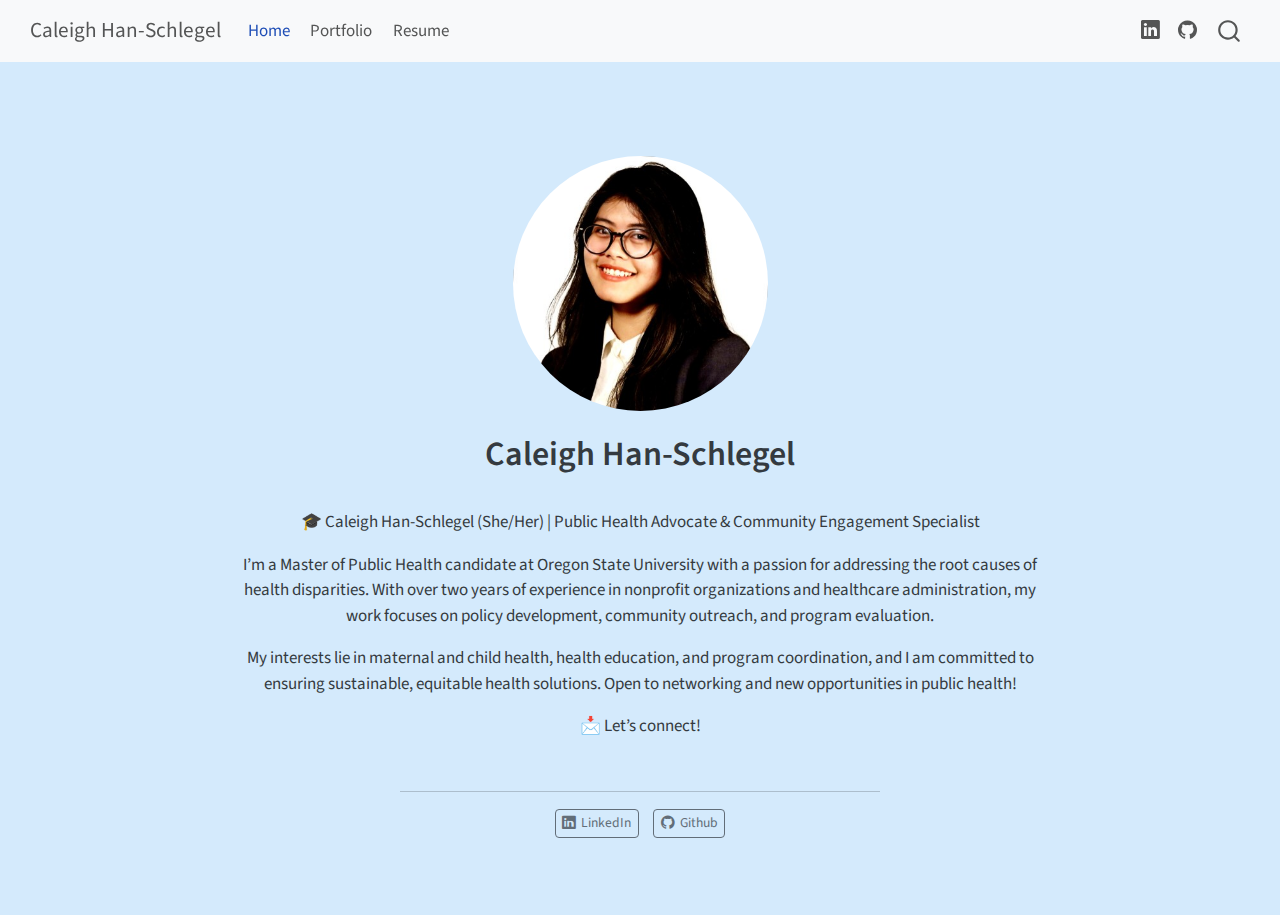
<file: docs/index.html>
<!DOCTYPE html>
<html xmlns="http://www.w3.org/1999/xhtml" lang="en" xml:lang="en"><head>

<meta charset="utf-8">
<meta name="generator" content="quarto-1.6.42">

<meta name="viewport" content="width=device-width, initial-scale=1.0, user-scalable=yes">


<title>Caleigh Han-Schlegel</title>
<style>
code{white-space: pre-wrap;}
span.smallcaps{font-variant: small-caps;}
div.columns{display: flex; gap: min(4vw, 1.5em);}
div.column{flex: auto; overflow-x: auto;}
div.hanging-indent{margin-left: 1.5em; text-indent: -1.5em;}
ul.task-list{list-style: none;}
ul.task-list li input[type="checkbox"] {
  width: 0.8em;
  margin: 0 0.8em 0.2em -1em; /* quarto-specific, see https://github.com/quarto-dev/quarto-cli/issues/4556 */ 
  vertical-align: middle;
}
</style>


<script src="site_libs/quarto-nav/quarto-nav.js"></script>
<script src="site_libs/quarto-nav/headroom.min.js"></script>
<script src="site_libs/clipboard/clipboard.min.js"></script>
<script src="site_libs/quarto-search/autocomplete.umd.js"></script>
<script src="site_libs/quarto-search/fuse.min.js"></script>
<script src="site_libs/quarto-search/quarto-search.js"></script>
<meta name="quarto:offset" content="./">
<script src="site_libs/quarto-html/quarto.js"></script>
<script src="site_libs/quarto-html/popper.min.js"></script>
<script src="site_libs/quarto-html/tippy.umd.min.js"></script>
<link href="site_libs/quarto-html/tippy.css" rel="stylesheet">
<link href="site_libs/quarto-html/quarto-syntax-highlighting-2f5df379a58b258e96c21c0638c20c03.css" rel="stylesheet" id="quarto-text-highlighting-styles">
<script src="site_libs/bootstrap/bootstrap.min.js"></script>
<link href="site_libs/bootstrap/bootstrap-icons.css" rel="stylesheet">
<link href="site_libs/bootstrap/bootstrap-6bd9cfa162949bde0a231f530c97869d.min.css" rel="stylesheet" append-hash="true" id="quarto-bootstrap" data-mode="light">
<script id="quarto-search-options" type="application/json">{
  "location": "navbar",
  "copy-button": false,
  "collapse-after": 3,
  "panel-placement": "end",
  "type": "overlay",
  "limit": 50,
  "keyboard-shortcut": [
    "f",
    "/",
    "s"
  ],
  "show-item-context": false,
  "language": {
    "search-no-results-text": "No results",
    "search-matching-documents-text": "matching documents",
    "search-copy-link-title": "Copy link to search",
    "search-hide-matches-text": "Hide additional matches",
    "search-more-match-text": "more match in this document",
    "search-more-matches-text": "more matches in this document",
    "search-clear-button-title": "Clear",
    "search-text-placeholder": "",
    "search-detached-cancel-button-title": "Cancel",
    "search-submit-button-title": "Submit",
    "search-label": "Search"
  }
}</script>


<link rel="stylesheet" href="styles.css">
</head>

<body class="nav-fixed fullcontent">

<div id="quarto-search-results"></div>
  <header id="quarto-header" class="headroom fixed-top">
    <nav class="navbar navbar-expand-lg " data-bs-theme="dark">
      <div class="navbar-container container-fluid">
      <div class="navbar-brand-container mx-auto">
    <a class="navbar-brand" href="./index.html">
    <span class="navbar-title">Caleigh Han-Schlegel</span>
    </a>
  </div>
            <div id="quarto-search" class="" title="Search"></div>
          <button class="navbar-toggler" type="button" data-bs-toggle="collapse" data-bs-target="#navbarCollapse" aria-controls="navbarCollapse" role="menu" aria-expanded="false" aria-label="Toggle navigation" onclick="if (window.quartoToggleHeadroom) { window.quartoToggleHeadroom(); }">
  <span class="navbar-toggler-icon"></span>
</button>
          <div class="collapse navbar-collapse" id="navbarCollapse">
            <ul class="navbar-nav navbar-nav-scroll me-auto">
  <li class="nav-item">
    <a class="nav-link active" href="./index.html" aria-current="page"> 
<span class="menu-text">Home</span></a>
  </li>  
  <li class="nav-item">
    <a class="nav-link" href="./portfolio.html"> 
<span class="menu-text">Portfolio</span></a>
  </li>  
  <li class="nav-item">
    <a class="nav-link" href="./resume.html"> 
<span class="menu-text">Resume</span></a>
  </li>  
</ul>
            <ul class="navbar-nav navbar-nav-scroll ms-auto">
  <li class="nav-item compact">
    <a class="nav-link" href="https://www.linkedin.com/in/caleigh-han-schlegel-4977b51b1/"> <i class="bi bi-linkedin" role="img">
</i> 
<span class="menu-text"></span></a>
  </li>  
  <li class="nav-item compact">
    <a class="nav-link" href="https://github.com/"> <i class="bi bi-github" role="img">
</i> 
<span class="menu-text"></span></a>
  </li>  
</ul>
          </div> <!-- /navcollapse -->
            <div class="quarto-navbar-tools">
</div>
      </div> <!-- /container-fluid -->
    </nav>
</header>
<!-- content -->
<div id="quarto-content" class="quarto-container page-columns page-rows-contents page-layout-article page-navbar">
<!-- sidebar -->
<!-- margin-sidebar -->
    
<!-- main -->
<div class="quarto-about-jolla">
  <img src="prof_pic.jpeg" class="about-image
  round " style="height: 15em; width: 15em;">
 <header id="title-block-header" class="quarto-title-block default">
<div class="quarto-title">
<h1 class="title">Caleigh Han-Schlegel</h1>
</div>
<div class="quarto-title-meta">
  </div>
</header><main class="content" id="quarto-document-content">
<p>🎓 Caleigh Han-Schlegel (She/Her) | Public Health Advocate &amp; Community Engagement Specialist</p>
<p>I’m a Master of Public Health candidate at Oregon State University with a passion for addressing the root causes of health disparities. With over two years of experience in nonprofit organizations and healthcare administration, my work focuses on policy development, community outreach, and program evaluation.</p>
<p>My interests lie in maternal and child health, health education, and program coordination, and I am committed to ensuring sustainable, equitable health solutions. Open to networking and new opportunities in public health!</p>
<p>📩 Let’s connect!</p>


</main> 
  <hr class="about-sep">
   <div class="about-links">
  <a href="https://www.linkedin.com/in/caleigh-han-schlegel-4977b51b1/" class="about-link" rel="" target="">
    <i class="bi bi-linkedin"></i>
     <span class="about-link-text">LinkedIn</span>
  </a>
  <a href="https://github.com" class="about-link" rel="" target="">
    <i class="bi bi-github"></i>
     <span class="about-link-text">Github</span>
  </a>
</div>
</div>
 <!-- /main -->
<script id="quarto-html-after-body" type="application/javascript">
window.document.addEventListener("DOMContentLoaded", function (event) {
  const toggleBodyColorMode = (bsSheetEl) => {
    const mode = bsSheetEl.getAttribute("data-mode");
    const bodyEl = window.document.querySelector("body");
    if (mode === "dark") {
      bodyEl.classList.add("quarto-dark");
      bodyEl.classList.remove("quarto-light");
    } else {
      bodyEl.classList.add("quarto-light");
      bodyEl.classList.remove("quarto-dark");
    }
  }
  const toggleBodyColorPrimary = () => {
    const bsSheetEl = window.document.querySelector("link#quarto-bootstrap");
    if (bsSheetEl) {
      toggleBodyColorMode(bsSheetEl);
    }
  }
  toggleBodyColorPrimary();  
  const isCodeAnnotation = (el) => {
    for (const clz of el.classList) {
      if (clz.startsWith('code-annotation-')) {                     
        return true;
      }
    }
    return false;
  }
  const onCopySuccess = function(e) {
    // button target
    const button = e.trigger;
    // don't keep focus
    button.blur();
    // flash "checked"
    button.classList.add('code-copy-button-checked');
    var currentTitle = button.getAttribute("title");
    button.setAttribute("title", "Copied!");
    let tooltip;
    if (window.bootstrap) {
      button.setAttribute("data-bs-toggle", "tooltip");
      button.setAttribute("data-bs-placement", "left");
      button.setAttribute("data-bs-title", "Copied!");
      tooltip = new bootstrap.Tooltip(button, 
        { trigger: "manual", 
          customClass: "code-copy-button-tooltip",
          offset: [0, -8]});
      tooltip.show();    
    }
    setTimeout(function() {
      if (tooltip) {
        tooltip.hide();
        button.removeAttribute("data-bs-title");
        button.removeAttribute("data-bs-toggle");
        button.removeAttribute("data-bs-placement");
      }
      button.setAttribute("title", currentTitle);
      button.classList.remove('code-copy-button-checked');
    }, 1000);
    // clear code selection
    e.clearSelection();
  }
  const getTextToCopy = function(trigger) {
      const codeEl = trigger.previousElementSibling.cloneNode(true);
      for (const childEl of codeEl.children) {
        if (isCodeAnnotation(childEl)) {
          childEl.remove();
        }
      }
      return codeEl.innerText;
  }
  const clipboard = new window.ClipboardJS('.code-copy-button:not([data-in-quarto-modal])', {
    text: getTextToCopy
  });
  clipboard.on('success', onCopySuccess);
  if (window.document.getElementById('quarto-embedded-source-code-modal')) {
    const clipboardModal = new window.ClipboardJS('.code-copy-button[data-in-quarto-modal]', {
      text: getTextToCopy,
      container: window.document.getElementById('quarto-embedded-source-code-modal')
    });
    clipboardModal.on('success', onCopySuccess);
  }
    var localhostRegex = new RegExp(/^(?:http|https):\/\/localhost\:?[0-9]*\//);
    var mailtoRegex = new RegExp(/^mailto:/);
      var filterRegex = new RegExp('/' + window.location.host + '/');
    var isInternal = (href) => {
        return filterRegex.test(href) || localhostRegex.test(href) || mailtoRegex.test(href);
    }
    // Inspect non-navigation links and adorn them if external
 	var links = window.document.querySelectorAll('a[href]:not(.nav-link):not(.navbar-brand):not(.toc-action):not(.sidebar-link):not(.sidebar-item-toggle):not(.pagination-link):not(.no-external):not([aria-hidden]):not(.dropdown-item):not(.quarto-navigation-tool):not(.about-link)');
    for (var i=0; i<links.length; i++) {
      const link = links[i];
      if (!isInternal(link.href)) {
        // undo the damage that might have been done by quarto-nav.js in the case of
        // links that we want to consider external
        if (link.dataset.originalHref !== undefined) {
          link.href = link.dataset.originalHref;
        }
      }
    }
  function tippyHover(el, contentFn, onTriggerFn, onUntriggerFn) {
    const config = {
      allowHTML: true,
      maxWidth: 500,
      delay: 100,
      arrow: false,
      appendTo: function(el) {
          return el.parentElement;
      },
      interactive: true,
      interactiveBorder: 10,
      theme: 'quarto',
      placement: 'bottom-start',
    };
    if (contentFn) {
      config.content = contentFn;
    }
    if (onTriggerFn) {
      config.onTrigger = onTriggerFn;
    }
    if (onUntriggerFn) {
      config.onUntrigger = onUntriggerFn;
    }
    window.tippy(el, config); 
  }
  const noterefs = window.document.querySelectorAll('a[role="doc-noteref"]');
  for (var i=0; i<noterefs.length; i++) {
    const ref = noterefs[i];
    tippyHover(ref, function() {
      // use id or data attribute instead here
      let href = ref.getAttribute('data-footnote-href') || ref.getAttribute('href');
      try { href = new URL(href).hash; } catch {}
      const id = href.replace(/^#\/?/, "");
      const note = window.document.getElementById(id);
      if (note) {
        return note.innerHTML;
      } else {
        return "";
      }
    });
  }
  const xrefs = window.document.querySelectorAll('a.quarto-xref');
  const processXRef = (id, note) => {
    // Strip column container classes
    const stripColumnClz = (el) => {
      el.classList.remove("page-full", "page-columns");
      if (el.children) {
        for (const child of el.children) {
          stripColumnClz(child);
        }
      }
    }
    stripColumnClz(note)
    if (id === null || id.startsWith('sec-')) {
      // Special case sections, only their first couple elements
      const container = document.createElement("div");
      if (note.children && note.children.length > 2) {
        container.appendChild(note.children[0].cloneNode(true));
        for (let i = 1; i < note.children.length; i++) {
          const child = note.children[i];
          if (child.tagName === "P" && child.innerText === "") {
            continue;
          } else {
            container.appendChild(child.cloneNode(true));
            break;
          }
        }
        if (window.Quarto?.typesetMath) {
          window.Quarto.typesetMath(container);
        }
        return container.innerHTML
      } else {
        if (window.Quarto?.typesetMath) {
          window.Quarto.typesetMath(note);
        }
        return note.innerHTML;
      }
    } else {
      // Remove any anchor links if they are present
      const anchorLink = note.querySelector('a.anchorjs-link');
      if (anchorLink) {
        anchorLink.remove();
      }
      if (window.Quarto?.typesetMath) {
        window.Quarto.typesetMath(note);
      }
      if (note.classList.contains("callout")) {
        return note.outerHTML;
      } else {
        return note.innerHTML;
      }
    }
  }
  for (var i=0; i<xrefs.length; i++) {
    const xref = xrefs[i];
    tippyHover(xref, undefined, function(instance) {
      instance.disable();
      let url = xref.getAttribute('href');
      let hash = undefined; 
      if (url.startsWith('#')) {
        hash = url;
      } else {
        try { hash = new URL(url).hash; } catch {}
      }
      if (hash) {
        const id = hash.replace(/^#\/?/, "");
        const note = window.document.getElementById(id);
        if (note !== null) {
          try {
            const html = processXRef(id, note.cloneNode(true));
            instance.setContent(html);
          } finally {
            instance.enable();
            instance.show();
          }
        } else {
          // See if we can fetch this
          fetch(url.split('#')[0])
          .then(res => res.text())
          .then(html => {
            const parser = new DOMParser();
            const htmlDoc = parser.parseFromString(html, "text/html");
            const note = htmlDoc.getElementById(id);
            if (note !== null) {
              const html = processXRef(id, note);
              instance.setContent(html);
            } 
          }).finally(() => {
            instance.enable();
            instance.show();
          });
        }
      } else {
        // See if we can fetch a full url (with no hash to target)
        // This is a special case and we should probably do some content thinning / targeting
        fetch(url)
        .then(res => res.text())
        .then(html => {
          const parser = new DOMParser();
          const htmlDoc = parser.parseFromString(html, "text/html");
          const note = htmlDoc.querySelector('main.content');
          if (note !== null) {
            // This should only happen for chapter cross references
            // (since there is no id in the URL)
            // remove the first header
            if (note.children.length > 0 && note.children[0].tagName === "HEADER") {
              note.children[0].remove();
            }
            const html = processXRef(null, note);
            instance.setContent(html);
          } 
        }).finally(() => {
          instance.enable();
          instance.show();
        });
      }
    }, function(instance) {
    });
  }
      let selectedAnnoteEl;
      const selectorForAnnotation = ( cell, annotation) => {
        let cellAttr = 'data-code-cell="' + cell + '"';
        let lineAttr = 'data-code-annotation="' +  annotation + '"';
        const selector = 'span[' + cellAttr + '][' + lineAttr + ']';
        return selector;
      }
      const selectCodeLines = (annoteEl) => {
        const doc = window.document;
        const targetCell = annoteEl.getAttribute("data-target-cell");
        const targetAnnotation = annoteEl.getAttribute("data-target-annotation");
        const annoteSpan = window.document.querySelector(selectorForAnnotation(targetCell, targetAnnotation));
        const lines = annoteSpan.getAttribute("data-code-lines").split(",");
        const lineIds = lines.map((line) => {
          return targetCell + "-" + line;
        })
        let top = null;
        let height = null;
        let parent = null;
        if (lineIds.length > 0) {
            //compute the position of the single el (top and bottom and make a div)
            const el = window.document.getElementById(lineIds[0]);
            top = el.offsetTop;
            height = el.offsetHeight;
            parent = el.parentElement.parentElement;
          if (lineIds.length > 1) {
            const lastEl = window.document.getElementById(lineIds[lineIds.length - 1]);
            const bottom = lastEl.offsetTop + lastEl.offsetHeight;
            height = bottom - top;
          }
          if (top !== null && height !== null && parent !== null) {
            // cook up a div (if necessary) and position it 
            let div = window.document.getElementById("code-annotation-line-highlight");
            if (div === null) {
              div = window.document.createElement("div");
              div.setAttribute("id", "code-annotation-line-highlight");
              div.style.position = 'absolute';
              parent.appendChild(div);
            }
            div.style.top = top - 2 + "px";
            div.style.height = height + 4 + "px";
            div.style.left = 0;
            let gutterDiv = window.document.getElementById("code-annotation-line-highlight-gutter");
            if (gutterDiv === null) {
              gutterDiv = window.document.createElement("div");
              gutterDiv.setAttribute("id", "code-annotation-line-highlight-gutter");
              gutterDiv.style.position = 'absolute';
              const codeCell = window.document.getElementById(targetCell);
              const gutter = codeCell.querySelector('.code-annotation-gutter');
              gutter.appendChild(gutterDiv);
            }
            gutterDiv.style.top = top - 2 + "px";
            gutterDiv.style.height = height + 4 + "px";
          }
          selectedAnnoteEl = annoteEl;
        }
      };
      const unselectCodeLines = () => {
        const elementsIds = ["code-annotation-line-highlight", "code-annotation-line-highlight-gutter"];
        elementsIds.forEach((elId) => {
          const div = window.document.getElementById(elId);
          if (div) {
            div.remove();
          }
        });
        selectedAnnoteEl = undefined;
      };
        // Handle positioning of the toggle
    window.addEventListener(
      "resize",
      throttle(() => {
        elRect = undefined;
        if (selectedAnnoteEl) {
          selectCodeLines(selectedAnnoteEl);
        }
      }, 10)
    );
    function throttle(fn, ms) {
    let throttle = false;
    let timer;
      return (...args) => {
        if(!throttle) { // first call gets through
            fn.apply(this, args);
            throttle = true;
        } else { // all the others get throttled
            if(timer) clearTimeout(timer); // cancel #2
            timer = setTimeout(() => {
              fn.apply(this, args);
              timer = throttle = false;
            }, ms);
        }
      };
    }
      // Attach click handler to the DT
      const annoteDls = window.document.querySelectorAll('dt[data-target-cell]');
      for (const annoteDlNode of annoteDls) {
        annoteDlNode.addEventListener('click', (event) => {
          const clickedEl = event.target;
          if (clickedEl !== selectedAnnoteEl) {
            unselectCodeLines();
            const activeEl = window.document.querySelector('dt[data-target-cell].code-annotation-active');
            if (activeEl) {
              activeEl.classList.remove('code-annotation-active');
            }
            selectCodeLines(clickedEl);
            clickedEl.classList.add('code-annotation-active');
          } else {
            // Unselect the line
            unselectCodeLines();
            clickedEl.classList.remove('code-annotation-active');
          }
        });
      }
  const findCites = (el) => {
    const parentEl = el.parentElement;
    if (parentEl) {
      const cites = parentEl.dataset.cites;
      if (cites) {
        return {
          el,
          cites: cites.split(' ')
        };
      } else {
        return findCites(el.parentElement)
      }
    } else {
      return undefined;
    }
  };
  var bibliorefs = window.document.querySelectorAll('a[role="doc-biblioref"]');
  for (var i=0; i<bibliorefs.length; i++) {
    const ref = bibliorefs[i];
    const citeInfo = findCites(ref);
    if (citeInfo) {
      tippyHover(citeInfo.el, function() {
        var popup = window.document.createElement('div');
        citeInfo.cites.forEach(function(cite) {
          var citeDiv = window.document.createElement('div');
          citeDiv.classList.add('hanging-indent');
          citeDiv.classList.add('csl-entry');
          var biblioDiv = window.document.getElementById('ref-' + cite);
          if (biblioDiv) {
            citeDiv.innerHTML = biblioDiv.innerHTML;
          }
          popup.appendChild(citeDiv);
        });
        return popup.innerHTML;
      });
    }
  }
});
</script>
</div> <!-- /content -->




</body></html>
</file>
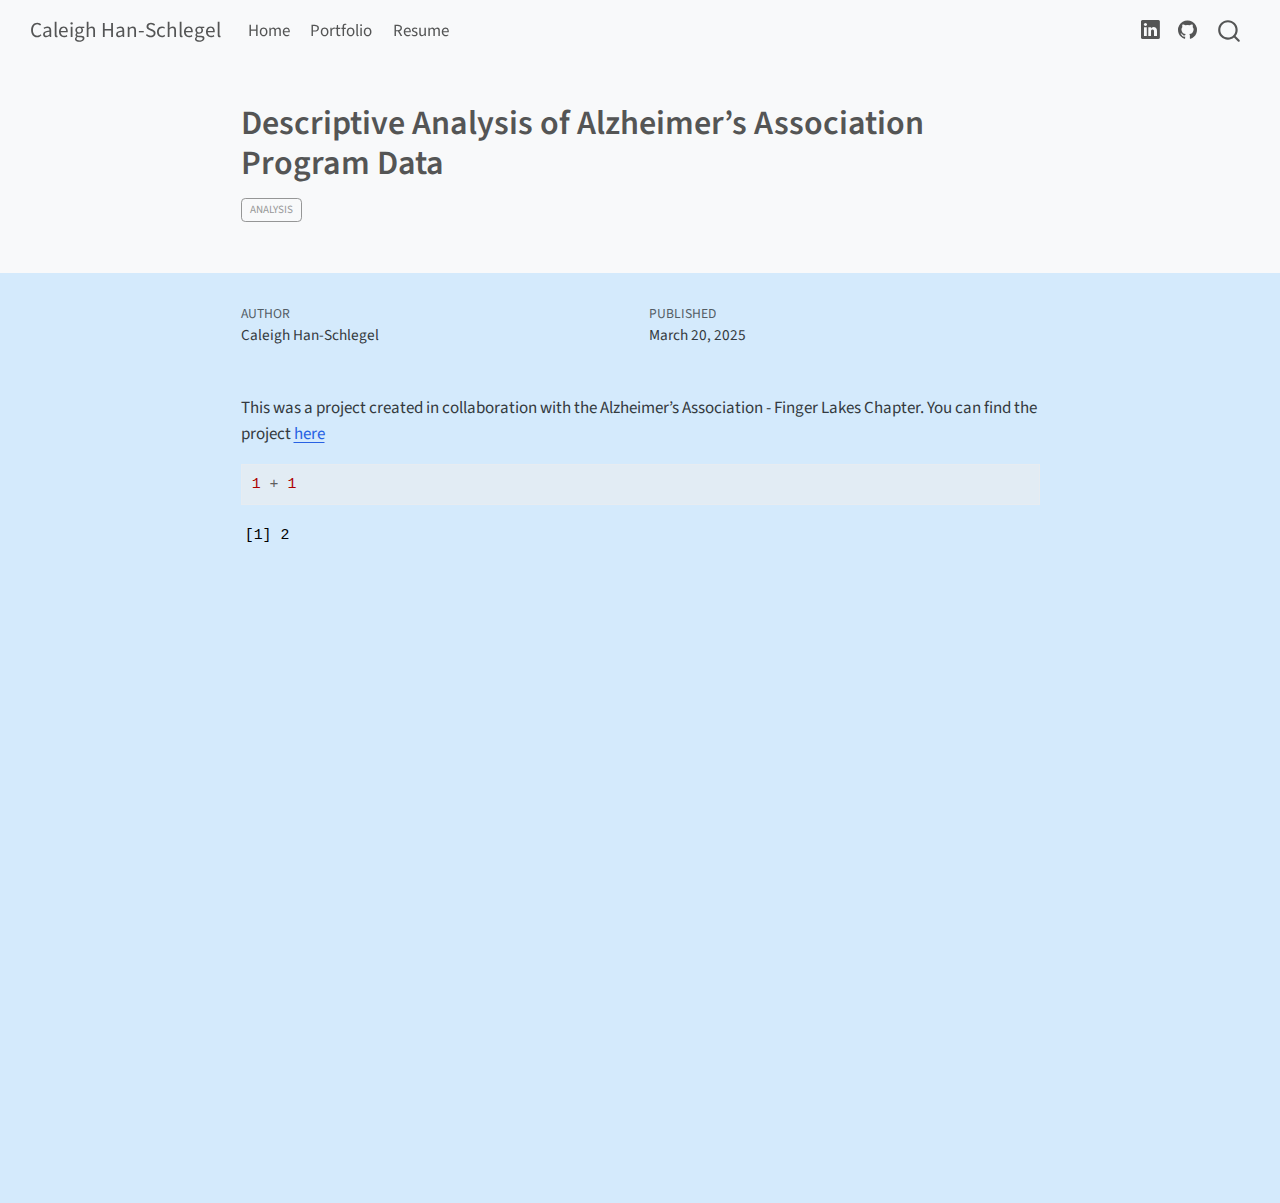
<file: docs/posts/post-with-code/index.html>
<!DOCTYPE html>
<html xmlns="http://www.w3.org/1999/xhtml" lang="en" xml:lang="en"><head>

<meta charset="utf-8">
<meta name="generator" content="quarto-1.6.42">

<meta name="viewport" content="width=device-width, initial-scale=1.0, user-scalable=yes">

<meta name="author" content="Caleigh Han-Schlegel">
<meta name="dcterms.date" content="2025-03-20">

<title>Descriptive Analysis of Alzheimer’s Association Program Data – Caleigh Han-Schlegel</title>
<style>
code{white-space: pre-wrap;}
span.smallcaps{font-variant: small-caps;}
div.columns{display: flex; gap: min(4vw, 1.5em);}
div.column{flex: auto; overflow-x: auto;}
div.hanging-indent{margin-left: 1.5em; text-indent: -1.5em;}
ul.task-list{list-style: none;}
ul.task-list li input[type="checkbox"] {
  width: 0.8em;
  margin: 0 0.8em 0.2em -1em; /* quarto-specific, see https://github.com/quarto-dev/quarto-cli/issues/4556 */ 
  vertical-align: middle;
}
/* CSS for syntax highlighting */
pre > code.sourceCode { white-space: pre; position: relative; }
pre > code.sourceCode > span { line-height: 1.25; }
pre > code.sourceCode > span:empty { height: 1.2em; }
.sourceCode { overflow: visible; }
code.sourceCode > span { color: inherit; text-decoration: inherit; }
div.sourceCode { margin: 1em 0; }
pre.sourceCode { margin: 0; }
@media screen {
div.sourceCode { overflow: auto; }
}
@media print {
pre > code.sourceCode { white-space: pre-wrap; }
pre > code.sourceCode > span { display: inline-block; text-indent: -5em; padding-left: 5em; }
}
pre.numberSource code
  { counter-reset: source-line 0; }
pre.numberSource code > span
  { position: relative; left: -4em; counter-increment: source-line; }
pre.numberSource code > span > a:first-child::before
  { content: counter(source-line);
    position: relative; left: -1em; text-align: right; vertical-align: baseline;
    border: none; display: inline-block;
    -webkit-touch-callout: none; -webkit-user-select: none;
    -khtml-user-select: none; -moz-user-select: none;
    -ms-user-select: none; user-select: none;
    padding: 0 4px; width: 4em;
  }
pre.numberSource { margin-left: 3em;  padding-left: 4px; }
div.sourceCode
  {   }
@media screen {
pre > code.sourceCode > span > a:first-child::before { text-decoration: underline; }
}
</style>


<script src="../../site_libs/quarto-nav/quarto-nav.js"></script>
<script src="../../site_libs/quarto-nav/headroom.min.js"></script>
<script src="../../site_libs/clipboard/clipboard.min.js"></script>
<script src="../../site_libs/quarto-search/autocomplete.umd.js"></script>
<script src="../../site_libs/quarto-search/fuse.min.js"></script>
<script src="../../site_libs/quarto-search/quarto-search.js"></script>
<meta name="quarto:offset" content="../../">
<script src="../../site_libs/quarto-html/quarto.js"></script>
<script src="../../site_libs/quarto-html/popper.min.js"></script>
<script src="../../site_libs/quarto-html/tippy.umd.min.js"></script>
<script src="../../site_libs/quarto-html/anchor.min.js"></script>
<link href="../../site_libs/quarto-html/tippy.css" rel="stylesheet">
<link href="../../site_libs/quarto-html/quarto-syntax-highlighting-2f5df379a58b258e96c21c0638c20c03.css" rel="stylesheet" id="quarto-text-highlighting-styles">
<script src="../../site_libs/bootstrap/bootstrap.min.js"></script>
<link href="../../site_libs/bootstrap/bootstrap-icons.css" rel="stylesheet">
<link href="../../site_libs/bootstrap/bootstrap-6bd9cfa162949bde0a231f530c97869d.min.css" rel="stylesheet" append-hash="true" id="quarto-bootstrap" data-mode="light">
<script id="quarto-search-options" type="application/json">{
  "location": "navbar",
  "copy-button": false,
  "collapse-after": 3,
  "panel-placement": "end",
  "type": "overlay",
  "limit": 50,
  "keyboard-shortcut": [
    "f",
    "/",
    "s"
  ],
  "show-item-context": false,
  "language": {
    "search-no-results-text": "No results",
    "search-matching-documents-text": "matching documents",
    "search-copy-link-title": "Copy link to search",
    "search-hide-matches-text": "Hide additional matches",
    "search-more-match-text": "more match in this document",
    "search-more-matches-text": "more matches in this document",
    "search-clear-button-title": "Clear",
    "search-text-placeholder": "",
    "search-detached-cancel-button-title": "Cancel",
    "search-submit-button-title": "Submit",
    "search-label": "Search"
  }
}</script>


<link rel="stylesheet" href="../../styles.css">
</head>

<body class="nav-fixed fullcontent">

<div id="quarto-search-results"></div>
  <header id="quarto-header" class="headroom fixed-top quarto-banner">
    <nav class="navbar navbar-expand-lg " data-bs-theme="dark">
      <div class="navbar-container container-fluid">
      <div class="navbar-brand-container mx-auto">
    <a class="navbar-brand" href="../../index.html">
    <span class="navbar-title">Caleigh Han-Schlegel</span>
    </a>
  </div>
            <div id="quarto-search" class="" title="Search"></div>
          <button class="navbar-toggler" type="button" data-bs-toggle="collapse" data-bs-target="#navbarCollapse" aria-controls="navbarCollapse" role="menu" aria-expanded="false" aria-label="Toggle navigation" onclick="if (window.quartoToggleHeadroom) { window.quartoToggleHeadroom(); }">
  <span class="navbar-toggler-icon"></span>
</button>
          <div class="collapse navbar-collapse" id="navbarCollapse">
            <ul class="navbar-nav navbar-nav-scroll me-auto">
  <li class="nav-item">
    <a class="nav-link" href="../../index.html"> 
<span class="menu-text">Home</span></a>
  </li>  
  <li class="nav-item">
    <a class="nav-link" href="../../portfolio.html"> 
<span class="menu-text">Portfolio</span></a>
  </li>  
  <li class="nav-item">
    <a class="nav-link" href="../../resume.html"> 
<span class="menu-text">Resume</span></a>
  </li>  
</ul>
            <ul class="navbar-nav navbar-nav-scroll ms-auto">
  <li class="nav-item compact">
    <a class="nav-link" href="https://www.linkedin.com/in/caleigh-han-schlegel-4977b51b1/"> <i class="bi bi-linkedin" role="img">
</i> 
<span class="menu-text"></span></a>
  </li>  
  <li class="nav-item compact">
    <a class="nav-link" href="https://github.com/"> <i class="bi bi-github" role="img">
</i> 
<span class="menu-text"></span></a>
  </li>  
</ul>
          </div> <!-- /navcollapse -->
            <div class="quarto-navbar-tools">
</div>
      </div> <!-- /container-fluid -->
    </nav>
</header>
<!-- content -->
<header id="title-block-header" class="quarto-title-block default page-columns page-full">
  <div class="quarto-title-banner page-columns page-full">
    <div class="quarto-title column-body">
      <h1 class="title">Descriptive Analysis of Alzheimer’s Association Program Data</h1>
                                <div class="quarto-categories">
                <div class="quarto-category">analysis</div>
              </div>
                  </div>
  </div>
    
  
  <div class="quarto-title-meta">

      <div>
      <div class="quarto-title-meta-heading">Author</div>
      <div class="quarto-title-meta-contents">
               <p>Caleigh Han-Schlegel </p>
            </div>
    </div>
      
      <div>
      <div class="quarto-title-meta-heading">Published</div>
      <div class="quarto-title-meta-contents">
        <p class="date">March 20, 2025</p>
      </div>
    </div>
    
      
    </div>
    
  
  </header><div id="quarto-content" class="quarto-container page-columns page-rows-contents page-layout-article page-navbar">
<!-- sidebar -->
<!-- margin-sidebar -->
    
<!-- main -->
<main class="content quarto-banner-title-block" id="quarto-document-content">





<p>This was a project created in collaboration with the Alzheimer’s Association - Finger Lakes Chapter. You can find the project <a href="https://docs.google.com/document/d/1_DjqNXJ6xKTbbkdXemNaMWThksca445F-NiRskQPYAo/edit?usp=sharing" target="_blank">here</a></p>
<div class="cell">
<div class="sourceCode cell-code" id="cb1"><pre class="sourceCode r code-with-copy"><code class="sourceCode r"><span id="cb1-1"><a href="#cb1-1" aria-hidden="true" tabindex="-1"></a><span class="dv">1</span> <span class="sc">+</span> <span class="dv">1</span></span></code><button title="Copy to Clipboard" class="code-copy-button"><i class="bi"></i></button></pre></div>
<div class="cell-output cell-output-stdout">
<pre><code>[1] 2</code></pre>
</div>
</div>



</main> <!-- /main -->
<script id="quarto-html-after-body" type="application/javascript">
window.document.addEventListener("DOMContentLoaded", function (event) {
  const toggleBodyColorMode = (bsSheetEl) => {
    const mode = bsSheetEl.getAttribute("data-mode");
    const bodyEl = window.document.querySelector("body");
    if (mode === "dark") {
      bodyEl.classList.add("quarto-dark");
      bodyEl.classList.remove("quarto-light");
    } else {
      bodyEl.classList.add("quarto-light");
      bodyEl.classList.remove("quarto-dark");
    }
  }
  const toggleBodyColorPrimary = () => {
    const bsSheetEl = window.document.querySelector("link#quarto-bootstrap");
    if (bsSheetEl) {
      toggleBodyColorMode(bsSheetEl);
    }
  }
  toggleBodyColorPrimary();  
  const icon = "";
  const anchorJS = new window.AnchorJS();
  anchorJS.options = {
    placement: 'right',
    icon: icon
  };
  anchorJS.add('.anchored');
  const isCodeAnnotation = (el) => {
    for (const clz of el.classList) {
      if (clz.startsWith('code-annotation-')) {                     
        return true;
      }
    }
    return false;
  }
  const onCopySuccess = function(e) {
    // button target
    const button = e.trigger;
    // don't keep focus
    button.blur();
    // flash "checked"
    button.classList.add('code-copy-button-checked');
    var currentTitle = button.getAttribute("title");
    button.setAttribute("title", "Copied!");
    let tooltip;
    if (window.bootstrap) {
      button.setAttribute("data-bs-toggle", "tooltip");
      button.setAttribute("data-bs-placement", "left");
      button.setAttribute("data-bs-title", "Copied!");
      tooltip = new bootstrap.Tooltip(button, 
        { trigger: "manual", 
          customClass: "code-copy-button-tooltip",
          offset: [0, -8]});
      tooltip.show();    
    }
    setTimeout(function() {
      if (tooltip) {
        tooltip.hide();
        button.removeAttribute("data-bs-title");
        button.removeAttribute("data-bs-toggle");
        button.removeAttribute("data-bs-placement");
      }
      button.setAttribute("title", currentTitle);
      button.classList.remove('code-copy-button-checked');
    }, 1000);
    // clear code selection
    e.clearSelection();
  }
  const getTextToCopy = function(trigger) {
      const codeEl = trigger.previousElementSibling.cloneNode(true);
      for (const childEl of codeEl.children) {
        if (isCodeAnnotation(childEl)) {
          childEl.remove();
        }
      }
      return codeEl.innerText;
  }
  const clipboard = new window.ClipboardJS('.code-copy-button:not([data-in-quarto-modal])', {
    text: getTextToCopy
  });
  clipboard.on('success', onCopySuccess);
  if (window.document.getElementById('quarto-embedded-source-code-modal')) {
    const clipboardModal = new window.ClipboardJS('.code-copy-button[data-in-quarto-modal]', {
      text: getTextToCopy,
      container: window.document.getElementById('quarto-embedded-source-code-modal')
    });
    clipboardModal.on('success', onCopySuccess);
  }
    var localhostRegex = new RegExp(/^(?:http|https):\/\/localhost\:?[0-9]*\//);
    var mailtoRegex = new RegExp(/^mailto:/);
      var filterRegex = new RegExp('/' + window.location.host + '/');
    var isInternal = (href) => {
        return filterRegex.test(href) || localhostRegex.test(href) || mailtoRegex.test(href);
    }
    // Inspect non-navigation links and adorn them if external
 	var links = window.document.querySelectorAll('a[href]:not(.nav-link):not(.navbar-brand):not(.toc-action):not(.sidebar-link):not(.sidebar-item-toggle):not(.pagination-link):not(.no-external):not([aria-hidden]):not(.dropdown-item):not(.quarto-navigation-tool):not(.about-link)');
    for (var i=0; i<links.length; i++) {
      const link = links[i];
      if (!isInternal(link.href)) {
        // undo the damage that might have been done by quarto-nav.js in the case of
        // links that we want to consider external
        if (link.dataset.originalHref !== undefined) {
          link.href = link.dataset.originalHref;
        }
      }
    }
  function tippyHover(el, contentFn, onTriggerFn, onUntriggerFn) {
    const config = {
      allowHTML: true,
      maxWidth: 500,
      delay: 100,
      arrow: false,
      appendTo: function(el) {
          return el.parentElement;
      },
      interactive: true,
      interactiveBorder: 10,
      theme: 'quarto',
      placement: 'bottom-start',
    };
    if (contentFn) {
      config.content = contentFn;
    }
    if (onTriggerFn) {
      config.onTrigger = onTriggerFn;
    }
    if (onUntriggerFn) {
      config.onUntrigger = onUntriggerFn;
    }
    window.tippy(el, config); 
  }
  const noterefs = window.document.querySelectorAll('a[role="doc-noteref"]');
  for (var i=0; i<noterefs.length; i++) {
    const ref = noterefs[i];
    tippyHover(ref, function() {
      // use id or data attribute instead here
      let href = ref.getAttribute('data-footnote-href') || ref.getAttribute('href');
      try { href = new URL(href).hash; } catch {}
      const id = href.replace(/^#\/?/, "");
      const note = window.document.getElementById(id);
      if (note) {
        return note.innerHTML;
      } else {
        return "";
      }
    });
  }
  const xrefs = window.document.querySelectorAll('a.quarto-xref');
  const processXRef = (id, note) => {
    // Strip column container classes
    const stripColumnClz = (el) => {
      el.classList.remove("page-full", "page-columns");
      if (el.children) {
        for (const child of el.children) {
          stripColumnClz(child);
        }
      }
    }
    stripColumnClz(note)
    if (id === null || id.startsWith('sec-')) {
      // Special case sections, only their first couple elements
      const container = document.createElement("div");
      if (note.children && note.children.length > 2) {
        container.appendChild(note.children[0].cloneNode(true));
        for (let i = 1; i < note.children.length; i++) {
          const child = note.children[i];
          if (child.tagName === "P" && child.innerText === "") {
            continue;
          } else {
            container.appendChild(child.cloneNode(true));
            break;
          }
        }
        if (window.Quarto?.typesetMath) {
          window.Quarto.typesetMath(container);
        }
        return container.innerHTML
      } else {
        if (window.Quarto?.typesetMath) {
          window.Quarto.typesetMath(note);
        }
        return note.innerHTML;
      }
    } else {
      // Remove any anchor links if they are present
      const anchorLink = note.querySelector('a.anchorjs-link');
      if (anchorLink) {
        anchorLink.remove();
      }
      if (window.Quarto?.typesetMath) {
        window.Quarto.typesetMath(note);
      }
      if (note.classList.contains("callout")) {
        return note.outerHTML;
      } else {
        return note.innerHTML;
      }
    }
  }
  for (var i=0; i<xrefs.length; i++) {
    const xref = xrefs[i];
    tippyHover(xref, undefined, function(instance) {
      instance.disable();
      let url = xref.getAttribute('href');
      let hash = undefined; 
      if (url.startsWith('#')) {
        hash = url;
      } else {
        try { hash = new URL(url).hash; } catch {}
      }
      if (hash) {
        const id = hash.replace(/^#\/?/, "");
        const note = window.document.getElementById(id);
        if (note !== null) {
          try {
            const html = processXRef(id, note.cloneNode(true));
            instance.setContent(html);
          } finally {
            instance.enable();
            instance.show();
          }
        } else {
          // See if we can fetch this
          fetch(url.split('#')[0])
          .then(res => res.text())
          .then(html => {
            const parser = new DOMParser();
            const htmlDoc = parser.parseFromString(html, "text/html");
            const note = htmlDoc.getElementById(id);
            if (note !== null) {
              const html = processXRef(id, note);
              instance.setContent(html);
            } 
          }).finally(() => {
            instance.enable();
            instance.show();
          });
        }
      } else {
        // See if we can fetch a full url (with no hash to target)
        // This is a special case and we should probably do some content thinning / targeting
        fetch(url)
        .then(res => res.text())
        .then(html => {
          const parser = new DOMParser();
          const htmlDoc = parser.parseFromString(html, "text/html");
          const note = htmlDoc.querySelector('main.content');
          if (note !== null) {
            // This should only happen for chapter cross references
            // (since there is no id in the URL)
            // remove the first header
            if (note.children.length > 0 && note.children[0].tagName === "HEADER") {
              note.children[0].remove();
            }
            const html = processXRef(null, note);
            instance.setContent(html);
          } 
        }).finally(() => {
          instance.enable();
          instance.show();
        });
      }
    }, function(instance) {
    });
  }
      let selectedAnnoteEl;
      const selectorForAnnotation = ( cell, annotation) => {
        let cellAttr = 'data-code-cell="' + cell + '"';
        let lineAttr = 'data-code-annotation="' +  annotation + '"';
        const selector = 'span[' + cellAttr + '][' + lineAttr + ']';
        return selector;
      }
      const selectCodeLines = (annoteEl) => {
        const doc = window.document;
        const targetCell = annoteEl.getAttribute("data-target-cell");
        const targetAnnotation = annoteEl.getAttribute("data-target-annotation");
        const annoteSpan = window.document.querySelector(selectorForAnnotation(targetCell, targetAnnotation));
        const lines = annoteSpan.getAttribute("data-code-lines").split(",");
        const lineIds = lines.map((line) => {
          return targetCell + "-" + line;
        })
        let top = null;
        let height = null;
        let parent = null;
        if (lineIds.length > 0) {
            //compute the position of the single el (top and bottom and make a div)
            const el = window.document.getElementById(lineIds[0]);
            top = el.offsetTop;
            height = el.offsetHeight;
            parent = el.parentElement.parentElement;
          if (lineIds.length > 1) {
            const lastEl = window.document.getElementById(lineIds[lineIds.length - 1]);
            const bottom = lastEl.offsetTop + lastEl.offsetHeight;
            height = bottom - top;
          }
          if (top !== null && height !== null && parent !== null) {
            // cook up a div (if necessary) and position it 
            let div = window.document.getElementById("code-annotation-line-highlight");
            if (div === null) {
              div = window.document.createElement("div");
              div.setAttribute("id", "code-annotation-line-highlight");
              div.style.position = 'absolute';
              parent.appendChild(div);
            }
            div.style.top = top - 2 + "px";
            div.style.height = height + 4 + "px";
            div.style.left = 0;
            let gutterDiv = window.document.getElementById("code-annotation-line-highlight-gutter");
            if (gutterDiv === null) {
              gutterDiv = window.document.createElement("div");
              gutterDiv.setAttribute("id", "code-annotation-line-highlight-gutter");
              gutterDiv.style.position = 'absolute';
              const codeCell = window.document.getElementById(targetCell);
              const gutter = codeCell.querySelector('.code-annotation-gutter');
              gutter.appendChild(gutterDiv);
            }
            gutterDiv.style.top = top - 2 + "px";
            gutterDiv.style.height = height + 4 + "px";
          }
          selectedAnnoteEl = annoteEl;
        }
      };
      const unselectCodeLines = () => {
        const elementsIds = ["code-annotation-line-highlight", "code-annotation-line-highlight-gutter"];
        elementsIds.forEach((elId) => {
          const div = window.document.getElementById(elId);
          if (div) {
            div.remove();
          }
        });
        selectedAnnoteEl = undefined;
      };
        // Handle positioning of the toggle
    window.addEventListener(
      "resize",
      throttle(() => {
        elRect = undefined;
        if (selectedAnnoteEl) {
          selectCodeLines(selectedAnnoteEl);
        }
      }, 10)
    );
    function throttle(fn, ms) {
    let throttle = false;
    let timer;
      return (...args) => {
        if(!throttle) { // first call gets through
            fn.apply(this, args);
            throttle = true;
        } else { // all the others get throttled
            if(timer) clearTimeout(timer); // cancel #2
            timer = setTimeout(() => {
              fn.apply(this, args);
              timer = throttle = false;
            }, ms);
        }
      };
    }
      // Attach click handler to the DT
      const annoteDls = window.document.querySelectorAll('dt[data-target-cell]');
      for (const annoteDlNode of annoteDls) {
        annoteDlNode.addEventListener('click', (event) => {
          const clickedEl = event.target;
          if (clickedEl !== selectedAnnoteEl) {
            unselectCodeLines();
            const activeEl = window.document.querySelector('dt[data-target-cell].code-annotation-active');
            if (activeEl) {
              activeEl.classList.remove('code-annotation-active');
            }
            selectCodeLines(clickedEl);
            clickedEl.classList.add('code-annotation-active');
          } else {
            // Unselect the line
            unselectCodeLines();
            clickedEl.classList.remove('code-annotation-active');
          }
        });
      }
  const findCites = (el) => {
    const parentEl = el.parentElement;
    if (parentEl) {
      const cites = parentEl.dataset.cites;
      if (cites) {
        return {
          el,
          cites: cites.split(' ')
        };
      } else {
        return findCites(el.parentElement)
      }
    } else {
      return undefined;
    }
  };
  var bibliorefs = window.document.querySelectorAll('a[role="doc-biblioref"]');
  for (var i=0; i<bibliorefs.length; i++) {
    const ref = bibliorefs[i];
    const citeInfo = findCites(ref);
    if (citeInfo) {
      tippyHover(citeInfo.el, function() {
        var popup = window.document.createElement('div');
        citeInfo.cites.forEach(function(cite) {
          var citeDiv = window.document.createElement('div');
          citeDiv.classList.add('hanging-indent');
          citeDiv.classList.add('csl-entry');
          var biblioDiv = window.document.getElementById('ref-' + cite);
          if (biblioDiv) {
            citeDiv.innerHTML = biblioDiv.innerHTML;
          }
          popup.appendChild(citeDiv);
        });
        return popup.innerHTML;
      });
    }
  }
});
</script>
</div> <!-- /content -->




</body></html>
</file>
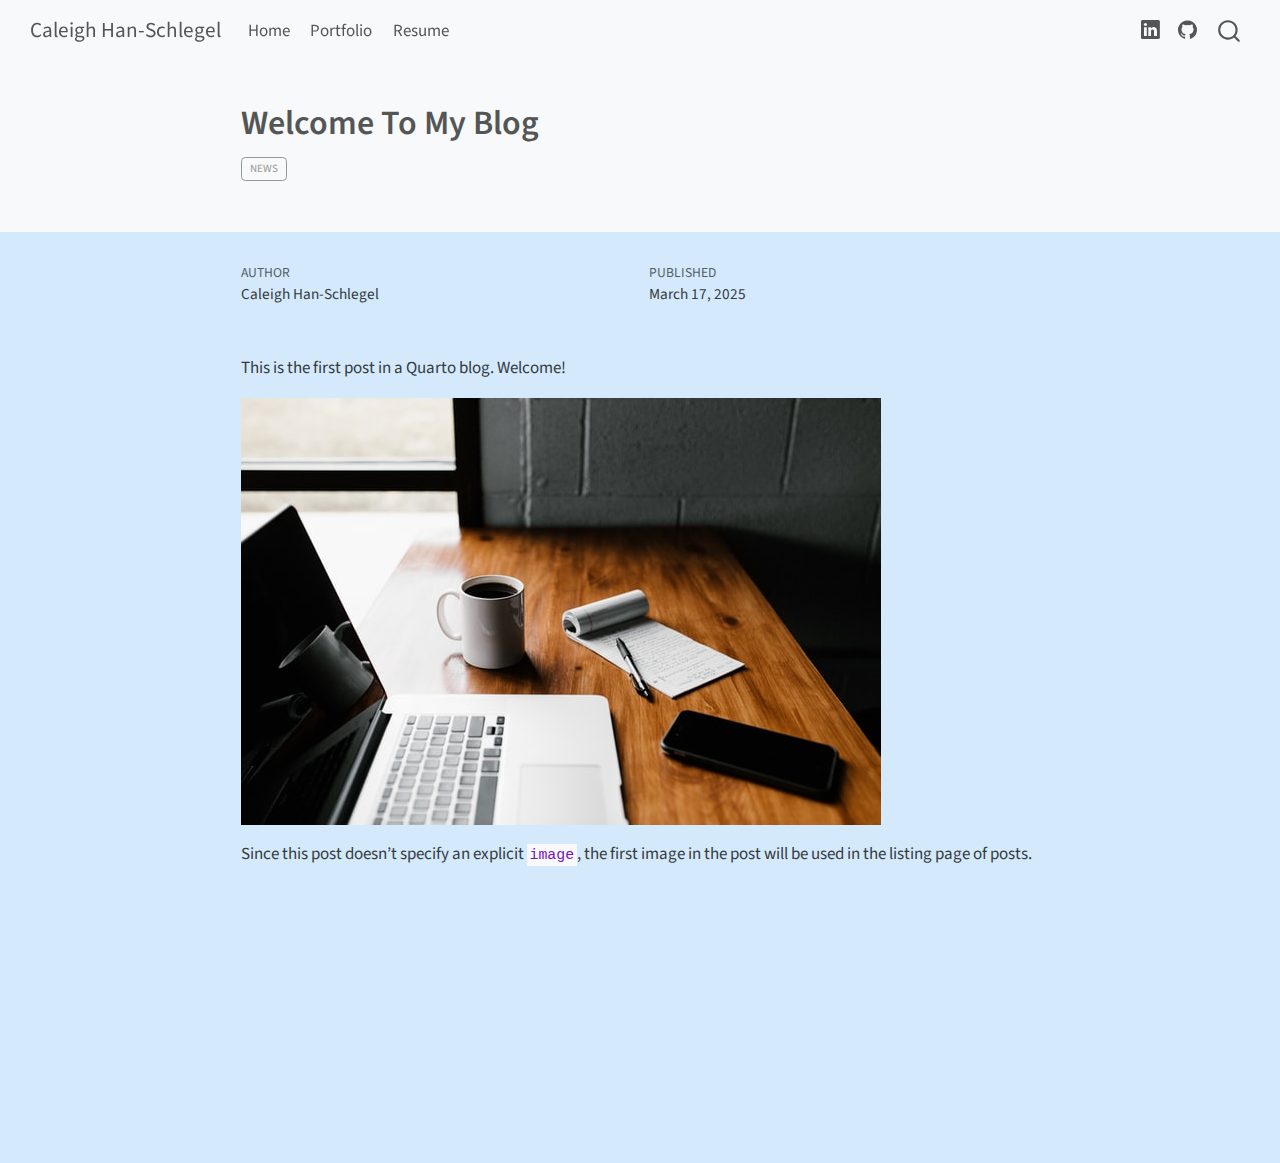
<file: docs/posts/welcome/index.html>
<!DOCTYPE html>
<html xmlns="http://www.w3.org/1999/xhtml" lang="en" xml:lang="en"><head>

<meta charset="utf-8">
<meta name="generator" content="quarto-1.6.42">

<meta name="viewport" content="width=device-width, initial-scale=1.0, user-scalable=yes">

<meta name="author" content="Caleigh Han-Schlegel">
<meta name="dcterms.date" content="2025-03-17">

<title>Welcome To My Blog – Caleigh Han-Schlegel</title>
<style>
code{white-space: pre-wrap;}
span.smallcaps{font-variant: small-caps;}
div.columns{display: flex; gap: min(4vw, 1.5em);}
div.column{flex: auto; overflow-x: auto;}
div.hanging-indent{margin-left: 1.5em; text-indent: -1.5em;}
ul.task-list{list-style: none;}
ul.task-list li input[type="checkbox"] {
  width: 0.8em;
  margin: 0 0.8em 0.2em -1em; /* quarto-specific, see https://github.com/quarto-dev/quarto-cli/issues/4556 */ 
  vertical-align: middle;
}
</style>


<script src="../../site_libs/quarto-nav/quarto-nav.js"></script>
<script src="../../site_libs/quarto-nav/headroom.min.js"></script>
<script src="../../site_libs/clipboard/clipboard.min.js"></script>
<script src="../../site_libs/quarto-search/autocomplete.umd.js"></script>
<script src="../../site_libs/quarto-search/fuse.min.js"></script>
<script src="../../site_libs/quarto-search/quarto-search.js"></script>
<meta name="quarto:offset" content="../../">
<script src="../../site_libs/quarto-html/quarto.js"></script>
<script src="../../site_libs/quarto-html/popper.min.js"></script>
<script src="../../site_libs/quarto-html/tippy.umd.min.js"></script>
<script src="../../site_libs/quarto-html/anchor.min.js"></script>
<link href="../../site_libs/quarto-html/tippy.css" rel="stylesheet">
<link href="../../site_libs/quarto-html/quarto-syntax-highlighting-2f5df379a58b258e96c21c0638c20c03.css" rel="stylesheet" id="quarto-text-highlighting-styles">
<script src="../../site_libs/bootstrap/bootstrap.min.js"></script>
<link href="../../site_libs/bootstrap/bootstrap-icons.css" rel="stylesheet">
<link href="../../site_libs/bootstrap/bootstrap-6bd9cfa162949bde0a231f530c97869d.min.css" rel="stylesheet" append-hash="true" id="quarto-bootstrap" data-mode="light">
<script id="quarto-search-options" type="application/json">{
  "location": "navbar",
  "copy-button": false,
  "collapse-after": 3,
  "panel-placement": "end",
  "type": "overlay",
  "limit": 50,
  "keyboard-shortcut": [
    "f",
    "/",
    "s"
  ],
  "show-item-context": false,
  "language": {
    "search-no-results-text": "No results",
    "search-matching-documents-text": "matching documents",
    "search-copy-link-title": "Copy link to search",
    "search-hide-matches-text": "Hide additional matches",
    "search-more-match-text": "more match in this document",
    "search-more-matches-text": "more matches in this document",
    "search-clear-button-title": "Clear",
    "search-text-placeholder": "",
    "search-detached-cancel-button-title": "Cancel",
    "search-submit-button-title": "Submit",
    "search-label": "Search"
  }
}</script>


<link rel="stylesheet" href="../../styles.css">
</head>

<body class="nav-fixed fullcontent">

<div id="quarto-search-results"></div>
  <header id="quarto-header" class="headroom fixed-top quarto-banner">
    <nav class="navbar navbar-expand-lg " data-bs-theme="dark">
      <div class="navbar-container container-fluid">
      <div class="navbar-brand-container mx-auto">
    <a class="navbar-brand" href="../../index.html">
    <span class="navbar-title">Caleigh Han-Schlegel</span>
    </a>
  </div>
            <div id="quarto-search" class="" title="Search"></div>
          <button class="navbar-toggler" type="button" data-bs-toggle="collapse" data-bs-target="#navbarCollapse" aria-controls="navbarCollapse" role="menu" aria-expanded="false" aria-label="Toggle navigation" onclick="if (window.quartoToggleHeadroom) { window.quartoToggleHeadroom(); }">
  <span class="navbar-toggler-icon"></span>
</button>
          <div class="collapse navbar-collapse" id="navbarCollapse">
            <ul class="navbar-nav navbar-nav-scroll me-auto">
  <li class="nav-item">
    <a class="nav-link" href="../../index.html"> 
<span class="menu-text">Home</span></a>
  </li>  
  <li class="nav-item">
    <a class="nav-link" href="../../portfolio.html"> 
<span class="menu-text">Portfolio</span></a>
  </li>  
  <li class="nav-item">
    <a class="nav-link" href="../../resume.html"> 
<span class="menu-text">Resume</span></a>
  </li>  
</ul>
            <ul class="navbar-nav navbar-nav-scroll ms-auto">
  <li class="nav-item compact">
    <a class="nav-link" href="https://www.linkedin.com/in/caleigh-han-schlegel-4977b51b1/"> <i class="bi bi-linkedin" role="img">
</i> 
<span class="menu-text"></span></a>
  </li>  
  <li class="nav-item compact">
    <a class="nav-link" href="https://github.com/"> <i class="bi bi-github" role="img">
</i> 
<span class="menu-text"></span></a>
  </li>  
</ul>
          </div> <!-- /navcollapse -->
            <div class="quarto-navbar-tools">
</div>
      </div> <!-- /container-fluid -->
    </nav>
</header>
<!-- content -->
<header id="title-block-header" class="quarto-title-block default page-columns page-full">
  <div class="quarto-title-banner page-columns page-full">
    <div class="quarto-title column-body">
      <h1 class="title">Welcome To My Blog</h1>
                                <div class="quarto-categories">
                <div class="quarto-category">news</div>
              </div>
                  </div>
  </div>
    
  
  <div class="quarto-title-meta">

      <div>
      <div class="quarto-title-meta-heading">Author</div>
      <div class="quarto-title-meta-contents">
               <p>Caleigh Han-Schlegel </p>
            </div>
    </div>
      
      <div>
      <div class="quarto-title-meta-heading">Published</div>
      <div class="quarto-title-meta-contents">
        <p class="date">March 17, 2025</p>
      </div>
    </div>
    
      
    </div>
    
  
  </header><div id="quarto-content" class="quarto-container page-columns page-rows-contents page-layout-article page-navbar">
<!-- sidebar -->
<!-- margin-sidebar -->
    
<!-- main -->
<main class="content quarto-banner-title-block" id="quarto-document-content">





<p>This is the first post in a Quarto blog. Welcome!</p>
<p><img src="thumbnail.jpg" class="img-fluid"></p>
<p>Since this post doesn’t specify an explicit <code>image</code>, the first image in the post will be used in the listing page of posts.</p>



</main> <!-- /main -->
<script id="quarto-html-after-body" type="application/javascript">
window.document.addEventListener("DOMContentLoaded", function (event) {
  const toggleBodyColorMode = (bsSheetEl) => {
    const mode = bsSheetEl.getAttribute("data-mode");
    const bodyEl = window.document.querySelector("body");
    if (mode === "dark") {
      bodyEl.classList.add("quarto-dark");
      bodyEl.classList.remove("quarto-light");
    } else {
      bodyEl.classList.add("quarto-light");
      bodyEl.classList.remove("quarto-dark");
    }
  }
  const toggleBodyColorPrimary = () => {
    const bsSheetEl = window.document.querySelector("link#quarto-bootstrap");
    if (bsSheetEl) {
      toggleBodyColorMode(bsSheetEl);
    }
  }
  toggleBodyColorPrimary();  
  const icon = "";
  const anchorJS = new window.AnchorJS();
  anchorJS.options = {
    placement: 'right',
    icon: icon
  };
  anchorJS.add('.anchored');
  const isCodeAnnotation = (el) => {
    for (const clz of el.classList) {
      if (clz.startsWith('code-annotation-')) {                     
        return true;
      }
    }
    return false;
  }
  const onCopySuccess = function(e) {
    // button target
    const button = e.trigger;
    // don't keep focus
    button.blur();
    // flash "checked"
    button.classList.add('code-copy-button-checked');
    var currentTitle = button.getAttribute("title");
    button.setAttribute("title", "Copied!");
    let tooltip;
    if (window.bootstrap) {
      button.setAttribute("data-bs-toggle", "tooltip");
      button.setAttribute("data-bs-placement", "left");
      button.setAttribute("data-bs-title", "Copied!");
      tooltip = new bootstrap.Tooltip(button, 
        { trigger: "manual", 
          customClass: "code-copy-button-tooltip",
          offset: [0, -8]});
      tooltip.show();    
    }
    setTimeout(function() {
      if (tooltip) {
        tooltip.hide();
        button.removeAttribute("data-bs-title");
        button.removeAttribute("data-bs-toggle");
        button.removeAttribute("data-bs-placement");
      }
      button.setAttribute("title", currentTitle);
      button.classList.remove('code-copy-button-checked');
    }, 1000);
    // clear code selection
    e.clearSelection();
  }
  const getTextToCopy = function(trigger) {
      const codeEl = trigger.previousElementSibling.cloneNode(true);
      for (const childEl of codeEl.children) {
        if (isCodeAnnotation(childEl)) {
          childEl.remove();
        }
      }
      return codeEl.innerText;
  }
  const clipboard = new window.ClipboardJS('.code-copy-button:not([data-in-quarto-modal])', {
    text: getTextToCopy
  });
  clipboard.on('success', onCopySuccess);
  if (window.document.getElementById('quarto-embedded-source-code-modal')) {
    const clipboardModal = new window.ClipboardJS('.code-copy-button[data-in-quarto-modal]', {
      text: getTextToCopy,
      container: window.document.getElementById('quarto-embedded-source-code-modal')
    });
    clipboardModal.on('success', onCopySuccess);
  }
    var localhostRegex = new RegExp(/^(?:http|https):\/\/localhost\:?[0-9]*\//);
    var mailtoRegex = new RegExp(/^mailto:/);
      var filterRegex = new RegExp('/' + window.location.host + '/');
    var isInternal = (href) => {
        return filterRegex.test(href) || localhostRegex.test(href) || mailtoRegex.test(href);
    }
    // Inspect non-navigation links and adorn them if external
 	var links = window.document.querySelectorAll('a[href]:not(.nav-link):not(.navbar-brand):not(.toc-action):not(.sidebar-link):not(.sidebar-item-toggle):not(.pagination-link):not(.no-external):not([aria-hidden]):not(.dropdown-item):not(.quarto-navigation-tool):not(.about-link)');
    for (var i=0; i<links.length; i++) {
      const link = links[i];
      if (!isInternal(link.href)) {
        // undo the damage that might have been done by quarto-nav.js in the case of
        // links that we want to consider external
        if (link.dataset.originalHref !== undefined) {
          link.href = link.dataset.originalHref;
        }
      }
    }
  function tippyHover(el, contentFn, onTriggerFn, onUntriggerFn) {
    const config = {
      allowHTML: true,
      maxWidth: 500,
      delay: 100,
      arrow: false,
      appendTo: function(el) {
          return el.parentElement;
      },
      interactive: true,
      interactiveBorder: 10,
      theme: 'quarto',
      placement: 'bottom-start',
    };
    if (contentFn) {
      config.content = contentFn;
    }
    if (onTriggerFn) {
      config.onTrigger = onTriggerFn;
    }
    if (onUntriggerFn) {
      config.onUntrigger = onUntriggerFn;
    }
    window.tippy(el, config); 
  }
  const noterefs = window.document.querySelectorAll('a[role="doc-noteref"]');
  for (var i=0; i<noterefs.length; i++) {
    const ref = noterefs[i];
    tippyHover(ref, function() {
      // use id or data attribute instead here
      let href = ref.getAttribute('data-footnote-href') || ref.getAttribute('href');
      try { href = new URL(href).hash; } catch {}
      const id = href.replace(/^#\/?/, "");
      const note = window.document.getElementById(id);
      if (note) {
        return note.innerHTML;
      } else {
        return "";
      }
    });
  }
  const xrefs = window.document.querySelectorAll('a.quarto-xref');
  const processXRef = (id, note) => {
    // Strip column container classes
    const stripColumnClz = (el) => {
      el.classList.remove("page-full", "page-columns");
      if (el.children) {
        for (const child of el.children) {
          stripColumnClz(child);
        }
      }
    }
    stripColumnClz(note)
    if (id === null || id.startsWith('sec-')) {
      // Special case sections, only their first couple elements
      const container = document.createElement("div");
      if (note.children && note.children.length > 2) {
        container.appendChild(note.children[0].cloneNode(true));
        for (let i = 1; i < note.children.length; i++) {
          const child = note.children[i];
          if (child.tagName === "P" && child.innerText === "") {
            continue;
          } else {
            container.appendChild(child.cloneNode(true));
            break;
          }
        }
        if (window.Quarto?.typesetMath) {
          window.Quarto.typesetMath(container);
        }
        return container.innerHTML
      } else {
        if (window.Quarto?.typesetMath) {
          window.Quarto.typesetMath(note);
        }
        return note.innerHTML;
      }
    } else {
      // Remove any anchor links if they are present
      const anchorLink = note.querySelector('a.anchorjs-link');
      if (anchorLink) {
        anchorLink.remove();
      }
      if (window.Quarto?.typesetMath) {
        window.Quarto.typesetMath(note);
      }
      if (note.classList.contains("callout")) {
        return note.outerHTML;
      } else {
        return note.innerHTML;
      }
    }
  }
  for (var i=0; i<xrefs.length; i++) {
    const xref = xrefs[i];
    tippyHover(xref, undefined, function(instance) {
      instance.disable();
      let url = xref.getAttribute('href');
      let hash = undefined; 
      if (url.startsWith('#')) {
        hash = url;
      } else {
        try { hash = new URL(url).hash; } catch {}
      }
      if (hash) {
        const id = hash.replace(/^#\/?/, "");
        const note = window.document.getElementById(id);
        if (note !== null) {
          try {
            const html = processXRef(id, note.cloneNode(true));
            instance.setContent(html);
          } finally {
            instance.enable();
            instance.show();
          }
        } else {
          // See if we can fetch this
          fetch(url.split('#')[0])
          .then(res => res.text())
          .then(html => {
            const parser = new DOMParser();
            const htmlDoc = parser.parseFromString(html, "text/html");
            const note = htmlDoc.getElementById(id);
            if (note !== null) {
              const html = processXRef(id, note);
              instance.setContent(html);
            } 
          }).finally(() => {
            instance.enable();
            instance.show();
          });
        }
      } else {
        // See if we can fetch a full url (with no hash to target)
        // This is a special case and we should probably do some content thinning / targeting
        fetch(url)
        .then(res => res.text())
        .then(html => {
          const parser = new DOMParser();
          const htmlDoc = parser.parseFromString(html, "text/html");
          const note = htmlDoc.querySelector('main.content');
          if (note !== null) {
            // This should only happen for chapter cross references
            // (since there is no id in the URL)
            // remove the first header
            if (note.children.length > 0 && note.children[0].tagName === "HEADER") {
              note.children[0].remove();
            }
            const html = processXRef(null, note);
            instance.setContent(html);
          } 
        }).finally(() => {
          instance.enable();
          instance.show();
        });
      }
    }, function(instance) {
    });
  }
      let selectedAnnoteEl;
      const selectorForAnnotation = ( cell, annotation) => {
        let cellAttr = 'data-code-cell="' + cell + '"';
        let lineAttr = 'data-code-annotation="' +  annotation + '"';
        const selector = 'span[' + cellAttr + '][' + lineAttr + ']';
        return selector;
      }
      const selectCodeLines = (annoteEl) => {
        const doc = window.document;
        const targetCell = annoteEl.getAttribute("data-target-cell");
        const targetAnnotation = annoteEl.getAttribute("data-target-annotation");
        const annoteSpan = window.document.querySelector(selectorForAnnotation(targetCell, targetAnnotation));
        const lines = annoteSpan.getAttribute("data-code-lines").split(",");
        const lineIds = lines.map((line) => {
          return targetCell + "-" + line;
        })
        let top = null;
        let height = null;
        let parent = null;
        if (lineIds.length > 0) {
            //compute the position of the single el (top and bottom and make a div)
            const el = window.document.getElementById(lineIds[0]);
            top = el.offsetTop;
            height = el.offsetHeight;
            parent = el.parentElement.parentElement;
          if (lineIds.length > 1) {
            const lastEl = window.document.getElementById(lineIds[lineIds.length - 1]);
            const bottom = lastEl.offsetTop + lastEl.offsetHeight;
            height = bottom - top;
          }
          if (top !== null && height !== null && parent !== null) {
            // cook up a div (if necessary) and position it 
            let div = window.document.getElementById("code-annotation-line-highlight");
            if (div === null) {
              div = window.document.createElement("div");
              div.setAttribute("id", "code-annotation-line-highlight");
              div.style.position = 'absolute';
              parent.appendChild(div);
            }
            div.style.top = top - 2 + "px";
            div.style.height = height + 4 + "px";
            div.style.left = 0;
            let gutterDiv = window.document.getElementById("code-annotation-line-highlight-gutter");
            if (gutterDiv === null) {
              gutterDiv = window.document.createElement("div");
              gutterDiv.setAttribute("id", "code-annotation-line-highlight-gutter");
              gutterDiv.style.position = 'absolute';
              const codeCell = window.document.getElementById(targetCell);
              const gutter = codeCell.querySelector('.code-annotation-gutter');
              gutter.appendChild(gutterDiv);
            }
            gutterDiv.style.top = top - 2 + "px";
            gutterDiv.style.height = height + 4 + "px";
          }
          selectedAnnoteEl = annoteEl;
        }
      };
      const unselectCodeLines = () => {
        const elementsIds = ["code-annotation-line-highlight", "code-annotation-line-highlight-gutter"];
        elementsIds.forEach((elId) => {
          const div = window.document.getElementById(elId);
          if (div) {
            div.remove();
          }
        });
        selectedAnnoteEl = undefined;
      };
        // Handle positioning of the toggle
    window.addEventListener(
      "resize",
      throttle(() => {
        elRect = undefined;
        if (selectedAnnoteEl) {
          selectCodeLines(selectedAnnoteEl);
        }
      }, 10)
    );
    function throttle(fn, ms) {
    let throttle = false;
    let timer;
      return (...args) => {
        if(!throttle) { // first call gets through
            fn.apply(this, args);
            throttle = true;
        } else { // all the others get throttled
            if(timer) clearTimeout(timer); // cancel #2
            timer = setTimeout(() => {
              fn.apply(this, args);
              timer = throttle = false;
            }, ms);
        }
      };
    }
      // Attach click handler to the DT
      const annoteDls = window.document.querySelectorAll('dt[data-target-cell]');
      for (const annoteDlNode of annoteDls) {
        annoteDlNode.addEventListener('click', (event) => {
          const clickedEl = event.target;
          if (clickedEl !== selectedAnnoteEl) {
            unselectCodeLines();
            const activeEl = window.document.querySelector('dt[data-target-cell].code-annotation-active');
            if (activeEl) {
              activeEl.classList.remove('code-annotation-active');
            }
            selectCodeLines(clickedEl);
            clickedEl.classList.add('code-annotation-active');
          } else {
            // Unselect the line
            unselectCodeLines();
            clickedEl.classList.remove('code-annotation-active');
          }
        });
      }
  const findCites = (el) => {
    const parentEl = el.parentElement;
    if (parentEl) {
      const cites = parentEl.dataset.cites;
      if (cites) {
        return {
          el,
          cites: cites.split(' ')
        };
      } else {
        return findCites(el.parentElement)
      }
    } else {
      return undefined;
    }
  };
  var bibliorefs = window.document.querySelectorAll('a[role="doc-biblioref"]');
  for (var i=0; i<bibliorefs.length; i++) {
    const ref = bibliorefs[i];
    const citeInfo = findCites(ref);
    if (citeInfo) {
      tippyHover(citeInfo.el, function() {
        var popup = window.document.createElement('div');
        citeInfo.cites.forEach(function(cite) {
          var citeDiv = window.document.createElement('div');
          citeDiv.classList.add('hanging-indent');
          citeDiv.classList.add('csl-entry');
          var biblioDiv = window.document.getElementById('ref-' + cite);
          if (biblioDiv) {
            citeDiv.innerHTML = biblioDiv.innerHTML;
          }
          popup.appendChild(citeDiv);
        });
        return popup.innerHTML;
      });
    }
  }
});
</script>
</div> <!-- /content -->




</body></html>
</file>
<file: docs/site_libs/quarto-html/tippy.css>
.tippy-box[data-animation=fade][data-state=hidden]{opacity:0}[data-tippy-root]{max-width:calc(100vw - 10px)}.tippy-box{position:relative;background-color:#333;color:#fff;border-radius:4px;font-size:14px;line-height:1.4;white-space:normal;outline:0;transition-property:transform,visibility,opacity}.tippy-box[data-placement^=top]>.tippy-arrow{bottom:0}.tippy-box[data-placement^=top]>.tippy-arrow:before{bottom:-7px;left:0;border-width:8px 8px 0;border-top-color:initial;transform-origin:center top}.tippy-box[data-placement^=bottom]>.tippy-arrow{top:0}.tippy-box[data-placement^=bottom]>.tippy-arrow:before{top:-7px;left:0;border-width:0 8px 8px;border-bottom-color:initial;transform-origin:center bottom}.tippy-box[data-placement^=left]>.tippy-arrow{right:0}.tippy-box[data-placement^=left]>.tippy-arrow:before{border-width:8px 0 8px 8px;border-left-color:initial;right:-7px;transform-origin:center left}.tippy-box[data-placement^=right]>.tippy-arrow{left:0}.tippy-box[data-placement^=right]>.tippy-arrow:before{left:-7px;border-width:8px 8px 8px 0;border-right-color:initial;transform-origin:center right}.tippy-box[data-inertia][data-state=visible]{transition-timing-function:cubic-bezier(.54,1.5,.38,1.11)}.tippy-arrow{width:16px;height:16px;color:#333}.tippy-arrow:before{content:"";position:absolute;border-color:transparent;border-style:solid}.tippy-content{position:relative;padding:5px 9px;z-index:1}
</file>
<file: docs/site_libs/quarto-html/quarto-syntax-highlighting-2f5df379a58b258e96c21c0638c20c03.css>
/* quarto syntax highlight colors */
:root {
  --quarto-hl-ot-color: #003B4F;
  --quarto-hl-at-color: #657422;
  --quarto-hl-ss-color: #20794D;
  --quarto-hl-an-color: #5E5E5E;
  --quarto-hl-fu-color: #4758AB;
  --quarto-hl-st-color: #20794D;
  --quarto-hl-cf-color: #003B4F;
  --quarto-hl-op-color: #5E5E5E;
  --quarto-hl-er-color: #AD0000;
  --quarto-hl-bn-color: #AD0000;
  --quarto-hl-al-color: #AD0000;
  --quarto-hl-va-color: #111111;
  --quarto-hl-bu-color: inherit;
  --quarto-hl-ex-color: inherit;
  --quarto-hl-pp-color: #AD0000;
  --quarto-hl-in-color: #5E5E5E;
  --quarto-hl-vs-color: #20794D;
  --quarto-hl-wa-color: #5E5E5E;
  --quarto-hl-do-color: #5E5E5E;
  --quarto-hl-im-color: #00769E;
  --quarto-hl-ch-color: #20794D;
  --quarto-hl-dt-color: #AD0000;
  --quarto-hl-fl-color: #AD0000;
  --quarto-hl-co-color: #5E5E5E;
  --quarto-hl-cv-color: #5E5E5E;
  --quarto-hl-cn-color: #8f5902;
  --quarto-hl-sc-color: #5E5E5E;
  --quarto-hl-dv-color: #AD0000;
  --quarto-hl-kw-color: #003B4F;
}

/* other quarto variables */
:root {
  --quarto-font-monospace: SFMono-Regular, Menlo, Monaco, Consolas, "Liberation Mono", "Courier New", monospace;
}

pre > code.sourceCode > span {
  color: #003B4F;
}

code span {
  color: #003B4F;
}

code.sourceCode > span {
  color: #003B4F;
}

div.sourceCode,
div.sourceCode pre.sourceCode {
  color: #003B4F;
}

code span.ot {
  color: #003B4F;
  font-style: inherit;
}

code span.at {
  color: #657422;
  font-style: inherit;
}

code span.ss {
  color: #20794D;
  font-style: inherit;
}

code span.an {
  color: #5E5E5E;
  font-style: inherit;
}

code span.fu {
  color: #4758AB;
  font-style: inherit;
}

code span.st {
  color: #20794D;
  font-style: inherit;
}

code span.cf {
  color: #003B4F;
  font-weight: bold;
  font-style: inherit;
}

code span.op {
  color: #5E5E5E;
  font-style: inherit;
}

code span.er {
  color: #AD0000;
  font-style: inherit;
}

code span.bn {
  color: #AD0000;
  font-style: inherit;
}

code span.al {
  color: #AD0000;
  font-style: inherit;
}

code span.va {
  color: #111111;
  font-style: inherit;
}

code span.bu {
  font-style: inherit;
}

code span.ex {
  font-style: inherit;
}

code span.pp {
  color: #AD0000;
  font-style: inherit;
}

code span.in {
  color: #5E5E5E;
  font-style: inherit;
}

code span.vs {
  color: #20794D;
  font-style: inherit;
}

code span.wa {
  color: #5E5E5E;
  font-style: italic;
}

code span.do {
  color: #5E5E5E;
  font-style: italic;
}

code span.im {
  color: #00769E;
  font-style: inherit;
}

code span.ch {
  color: #20794D;
  font-style: inherit;
}

code span.dt {
  color: #AD0000;
  font-style: inherit;
}

code span.fl {
  color: #AD0000;
  font-style: inherit;
}

code span.co {
  color: #5E5E5E;
  font-style: inherit;
}

code span.cv {
  color: #5E5E5E;
  font-style: italic;
}

code span.cn {
  color: #8f5902;
  font-style: inherit;
}

code span.sc {
  color: #5E5E5E;
  font-style: inherit;
}

code span.dv {
  color: #AD0000;
  font-style: inherit;
}

code span.kw {
  color: #003B4F;
  font-weight: bold;
  font-style: inherit;
}

.prevent-inlining {
  content: "</";
}

/*# sourceMappingURL=35eb38a806ee71ea6d2563be2308c832.css.map */
</file>
<file: docs/styles.css>
/* css styles */

body {
  background-color: #d4eafc;
}
</file>
